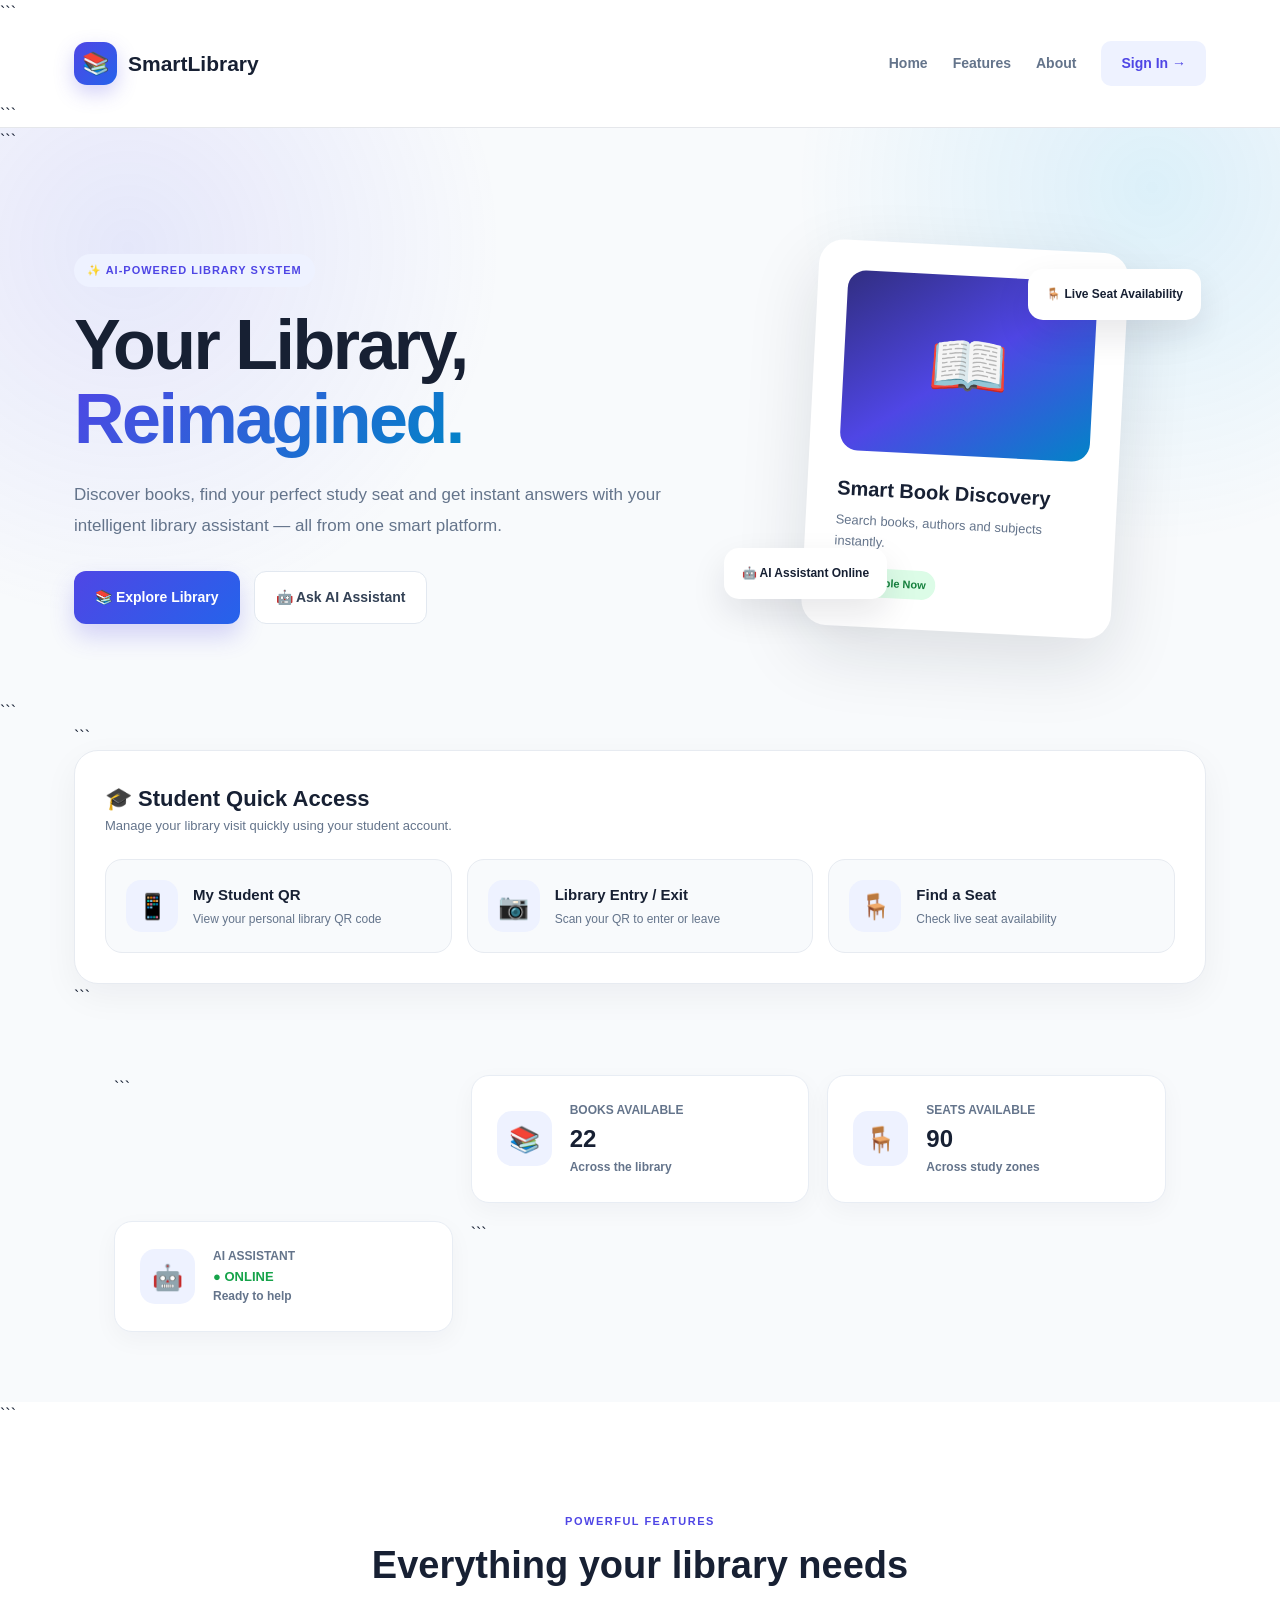
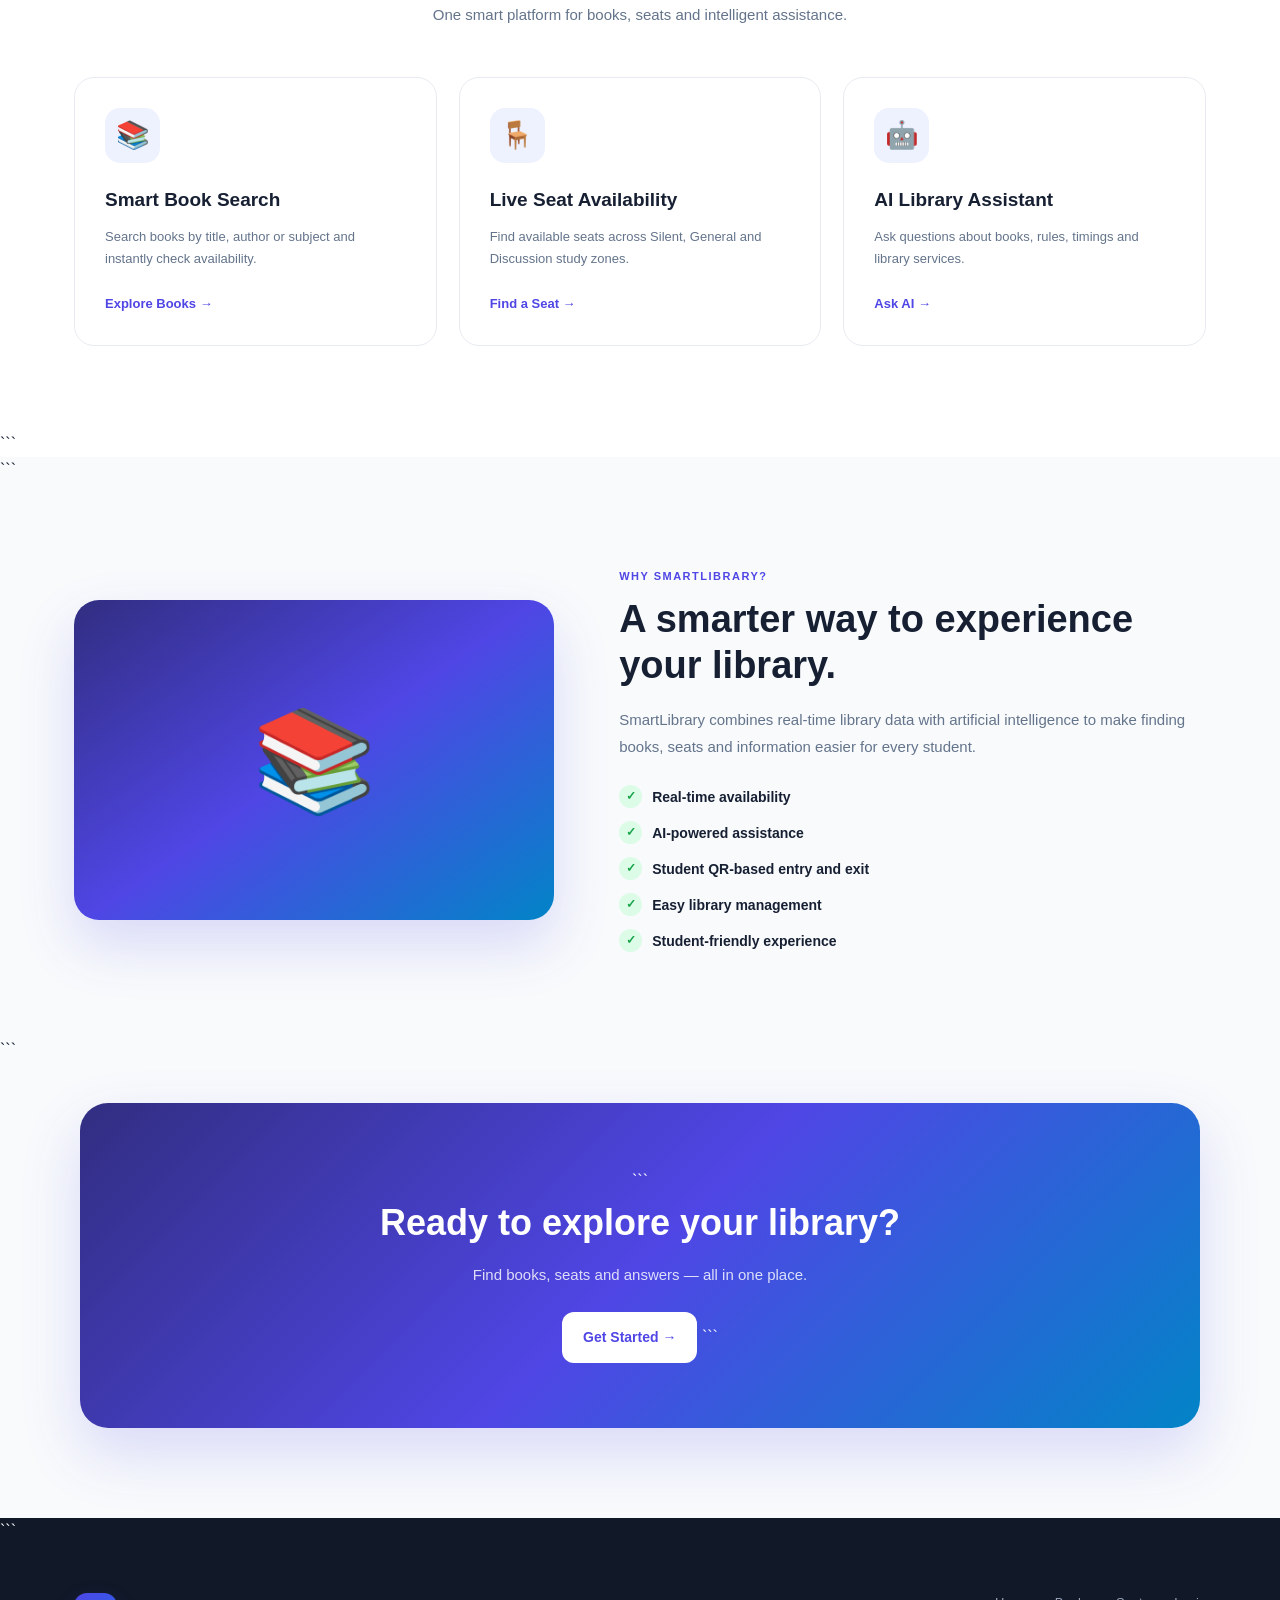
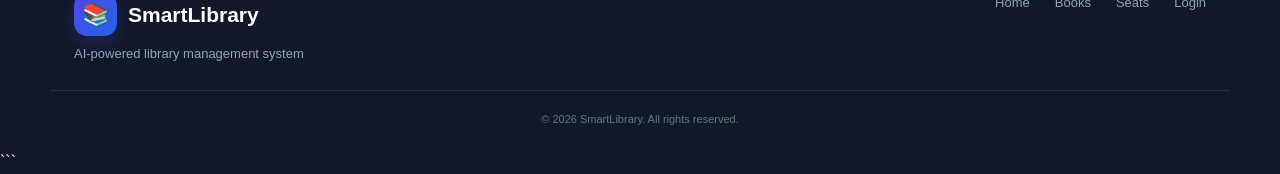
<file: website/index.html>
<!DOCTYPE html>

<html lang="en">

<head>
<meta charset="UTF-8">
<meta name="viewport" content="width=device-width, initial-scale=1.0">

<title>SmartLibrary | AI-Powered Library</title>

<style>

* {
    margin: 0;
    padding: 0;
    box-sizing: border-box;
}

html {
    scroll-behavior: smooth;
}

body {
    font-family: "Segoe UI", Arial, sans-serif;
    color: #172033;
    background: #f8fafc;
    line-height: 1.6;
}

/* ================= NAVBAR ================= */

.navbar {
    position: sticky;
    top: 0;
    z-index: 1000;
    background: rgba(255,255,255,0.94);
    backdrop-filter: blur(15px);
    border-bottom: 1px solid #e5e7eb;
}

.nav-container {
    max-width: 1180px;
    margin: auto;
    height: 76px;
    padding: 0 24px;

    display: flex;
    align-items: center;
    justify-content: space-between;
}

.logo {
    display: flex;
    align-items: center;
    gap: 11px;

    text-decoration: none;
    color: #172033;

    font-size: 21px;
    font-weight: 800;
}

.logo-icon {
    width: 43px;
    height: 43px;

    display: flex;
    align-items: center;
    justify-content: center;

    border-radius: 13px;

    background: linear-gradient(135deg, #4f46e5, #2563eb);
    color: white;

    font-size: 22px;

    box-shadow: 0 8px 20px rgba(79,70,229,0.25);
}

.nav-links {
    display: flex;
    align-items: center;
    gap: 25px;
}

.nav-links a {
    text-decoration: none;
    color: #64748b;

    font-size: 14px;
    font-weight: 600;

    transition: 0.2s;
}

.nav-links a:hover {
    color: #4f46e5;
}

.login-btn {
    padding: 11px 20px;

    border-radius: 10px;

    background: #eef2ff;
    color: #4f46e5 !important;
}

.login-btn:hover {
    background: #4f46e5;
    color: white !important;
}

/* ================= HERO ================= */

.hero {
    position: relative;
    overflow: hidden;

    background:
        radial-gradient(circle at 10% 20%, rgba(99,102,241,0.13), transparent 30%),
        radial-gradient(circle at 90% 10%, rgba(14,165,233,0.12), transparent 28%),
        #f8fafc;
}

.hero-container {
    max-width: 1180px;
    margin: auto;

    padding: 90px 24px 65px;

    display: grid;
    grid-template-columns: 1.1fr 0.9fr;

    gap: 60px;
    align-items: center;
}

.badge {
    display: inline-flex;
    align-items: center;
    gap: 8px;

    padding: 8px 13px;
    margin-bottom: 22px;

    border-radius: 30px;

    background: #eef2ff;
    color: #4f46e5;

    font-size: 11px;
    font-weight: 800;

    letter-spacing: 1px;
}

.hero h1 {
    font-size: clamp(45px, 6vw, 70px);

    line-height: 1.05;
    letter-spacing: -2.5px;

    margin-bottom: 24px;
}

.hero h1 span {
    background: linear-gradient(135deg, #4f46e5, #0284c7);

    -webkit-background-clip: text;
    background-clip: text;

    color: transparent;
}

.hero-description {
    max-width: 600px;

    color: #64748b;

    font-size: 17px;
    line-height: 1.8;

    margin-bottom: 30px;
}

.hero-buttons {
    display: flex;
    gap: 14px;

    flex-wrap: wrap;
}

.primary-btn,
.secondary-btn,
.qr-btn,
.entry-btn {

    display: inline-flex;

    align-items: center;
    justify-content: center;

    gap: 8px;

    padding: 14px 21px;

    border-radius: 12px;

    text-decoration: none;

    font-size: 14px;
    font-weight: 700;

    transition: 0.25s;
}

.primary-btn {

    color: white;

    background: linear-gradient(135deg, #4f46e5, #2563eb);

    box-shadow: 0 12px 25px rgba(79,70,229,0.22);
}

.primary-btn:hover {
    transform: translateY(-3px);

    box-shadow: 0 16px 30px rgba(79,70,229,0.28);
}

.secondary-btn {

    color: #334155;

    background: white;

    border: 1px solid #e2e8f0;
}

.secondary-btn:hover {
    transform: translateY(-3px);
    border-color: #c7d2fe;
}

/* ================= STUDENT ACTIONS ================= */

.student-actions {

    max-width: 1180px;

    margin: 0 auto;

    padding: 0 24px 70px;
}

.student-actions-box {

    background: white;

    border: 1px solid #e7ebf1;

    border-radius: 24px;

    padding: 30px;

    box-shadow: 0 12px 35px rgba(15,23,42,0.05);
}

.student-actions-header {

    display: flex;

    justify-content: space-between;

    align-items: center;

    gap: 20px;

    margin-bottom: 22px;
}

.student-actions-header h2 {
    font-size: 22px;
}

.student-actions-header p {
    color: #64748b;

    font-size: 13px;
}

.action-grid {

    display: grid;

    grid-template-columns: repeat(3, 1fr);

    gap: 15px;
}

.action-card {

    display: flex;

    align-items: center;

    gap: 15px;

    padding: 20px;

    border-radius: 17px;

    text-decoration: none;

    border: 1px solid #e7ebf1;

    background: #f8fafc;

    transition: 0.25s;
}

.action-card:hover {

    transform: translateY(-4px);

    background: white;

    border-color: #c7d2fe;

    box-shadow: 0 12px 28px rgba(15,23,42,0.08);
}

.action-icon {

    width: 52px;
    height: 52px;

    flex-shrink: 0;

    display: flex;

    align-items: center;
    justify-content: center;

    border-radius: 15px;

    background: #eef2ff;

    font-size: 25px;
}

.action-text h3 {

    color: #172033;

    font-size: 15px;

    margin-bottom: 3px;
}

.action-text p {

    color: #64748b;

    font-size: 12px;
}

/* ================= HERO VISUAL ================= */

.hero-visual {

    position: relative;

    min-height: 390px;

    display: flex;

    align-items: center;
    justify-content: center;
}

.book-card {

    width: 310px;

    padding: 30px;

    border-radius: 25px;

    background: white;

    box-shadow: 0 25px 70px rgba(15,23,42,0.12);

    transform: rotate(3deg);

    position: relative;

    z-index: 2;
}

.book-cover {

    height: 180px;

    border-radius: 18px;

    display: flex;

    align-items: center;
    justify-content: center;

    background: linear-gradient(145deg, #312e81, #4f46e5, #0284c7);

    color: white;

    font-size: 65px;

    margin-bottom: 22px;
}

.book-card h3 {

    font-size: 20px;

    margin-bottom: 6px;
}

.book-card p {

    color: #64748b;

    font-size: 13px;
}

.status-pill {

    display: inline-block;

    margin-top: 15px;

    padding: 6px 10px;

    border-radius: 20px;

    background: #dcfce7;

    color: #15803d;

    font-size: 11px;

    font-weight: 700;
}

.floating-card {

    position: absolute;

    padding: 16px 18px;

    background: white;

    border-radius: 15px;

    box-shadow: 0 15px 35px rgba(15,23,42,0.1);

    font-size: 12px;

    font-weight: 700;

    z-index: 3;
}

.floating-card.one {

    top: 25px;

    right: 5px;
}

.floating-card.two {

    bottom: 35px;

    left: 0;
}

/* ================= STATS ================= */

.stats {

    max-width: 1100px;

    margin: -5px auto 0;

    padding: 0 24px 70px;

    display: grid;

    grid-template-columns: repeat(3, 1fr);

    gap: 18px;
}

.stat-card {

    background: white;

    border: 1px solid #e8edf4;

    border-radius: 18px;

    padding: 25px;

    display: flex;

    align-items: center;

    gap: 18px;

    box-shadow: 0 8px 25px rgba(15,23,42,0.04);

    transition: 0.25s;
}

.stat-card:hover {

    transform: translateY(-5px);

    box-shadow: 0 15px 35px rgba(15,23,42,0.08);
}

.stat-icon {

    width: 55px;
    height: 55px;

    display: flex;

    align-items: center;
    justify-content: center;

    border-radius: 15px;

    background: #eef2ff;

    font-size: 25px;
}

.stat-label {

    color: #64748b;

    font-size: 12px;

    font-weight: 600;
}

.stat-number {

    font-size: 24px;

    font-weight: 800;
}

.live {

    color: #16a34a;

    font-size: 13px;

    font-weight: 800;
}

/* ================= SECTION ================= */

.section {

    max-width: 1180px;

    margin: auto;

    padding: 85px 24px;
}

.section-heading {

    text-align: center;

    max-width: 650px;

    margin: auto auto 50px;
}

.section-label {

    color: #4f46e5;

    font-size: 11px;

    font-weight: 800;

    letter-spacing: 1.5px;

    margin-bottom: 12px;
}

.section-heading h2 {

    font-size: 38px;

    line-height: 1.2;

    margin-bottom: 15px;
}

.section-heading p {

    color: #64748b;

    font-size: 15px;
}

/* ================= FEATURES ================= */

.features {

    background: white;
}

.feature-grid {

    display: grid;

    grid-template-columns: repeat(3, 1fr);

    gap: 22px;
}

.feature-card {

    padding: 30px;

    border: 1px solid #e7ebf1;

    border-radius: 20px;

    background: #fff;

    transition: 0.25s;
}

.feature-card:hover {

    transform: translateY(-7px);

    border-color: #c7d2fe;

    box-shadow: 0 20px 40px rgba(15,23,42,0.07);
}

.feature-icon {

    width: 55px;
    height: 55px;

    display: flex;

    align-items: center;
    justify-content: center;

    border-radius: 15px;

    background: #eef2ff;

    font-size: 27px;

    margin-bottom: 22px;
}

.feature-card h3 {

    font-size: 19px;

    margin-bottom: 10px;
}

.feature-card p {

    color: #64748b;

    font-size: 13px;

    line-height: 1.7;

    margin-bottom: 20px;
}

.feature-link {

    color: #4f46e5;

    text-decoration: none;

    font-size: 13px;

    font-weight: 800;
}

/* ================= ABOUT ================= */

.about {

    background: #f8fafc;
}

.about-box {

    display: grid;

    grid-template-columns: 0.9fr 1.1fr;

    gap: 65px;

    align-items: center;
}

.about-visual {

    min-height: 320px;

    border-radius: 25px;

    background: linear-gradient(145deg, #312e81, #4f46e5, #0284c7);

    display: flex;

    align-items: center;
    justify-content: center;

    color: white;

    font-size: 100px;

    box-shadow: 0 25px 55px rgba(79,70,229,0.18);
}

.about-content h2 {

    font-size: 38px;

    line-height: 1.2;

    margin-bottom: 18px;
}

.about-content p {

    color: #64748b;

    font-size: 15px;

    line-height: 1.8;

    margin-bottom: 25px;
}

.check-list {

    display: grid;

    gap: 13px;
}

.check {

    display: flex;

    align-items: center;

    gap: 10px;

    font-size: 14px;

    font-weight: 600;
}

.check span {

    width: 23px;
    height: 23px;

    display: flex;

    align-items: center;
    justify-content: center;

    border-radius: 50%;

    background: #dcfce7;

    color: #16a34a;

    font-size: 12px;
}

/* ================= CTA ================= */

.cta {

    max-width: 1120px;

    margin: 40px auto 90px;

    padding: 65px 30px;

    text-align: center;

    border-radius: 28px;

    color: white;

    background: linear-gradient(135deg, #312e81, #4f46e5, #0284c7);

    box-shadow: 0 25px 60px rgba(79,70,229,0.18);
}

.cta h2 {

    font-size: 36px;

    margin-bottom: 12px;
}

.cta p {

    color: rgba(255,255,255,0.82);

    font-size: 15px;

    margin-bottom: 25px;
}

.cta .primary-btn {

    background: white;

    color: #4f46e5;

    box-shadow: none;
}

/* ================= FOOTER ================= */

footer {

    background: #111827;

    color: white;
}

.footer-container {

    max-width: 1180px;

    margin: auto;

    padding: 50px 24px 25px;

    display: flex;

    justify-content: space-between;

    gap: 30px;
}

.footer-brand p {

    color: #94a3b8;

    font-size: 13px;

    margin-top: 8px;
}

.footer-links {

    display: flex;

    gap: 25px;
}

.footer-links a {

    color: #94a3b8;

    text-decoration: none;

    font-size: 13px;
}

.footer-links a:hover {

    color: white;
}

.footer-bottom {

    max-width: 1180px;

    margin: auto;

    border-top: 1px solid #263244;

    padding: 20px 24px;

    color: #64748b;

    font-size: 11px;

    text-align: center;
}

/* ================= RESPONSIVE ================= */

@media (max-width: 900px) {

    .hero-container {

        grid-template-columns: 1fr;

        text-align: center;
    }

    .hero-description {

        margin-left: auto;

        margin-right: auto;
    }

    .hero-buttons {

        justify-content: center;
    }

    .hero-visual {

        min-height: 350px;
    }

    .stats,
    .feature-grid,
    .action-grid {

        grid-template-columns: 1fr;
    }

    .about-box {

        grid-template-columns: 1fr;
    }

    .about-content {

        text-align: center;
    }

    .check-list {

        max-width: 300px;

        margin: auto;

        text-align: left;
    }
}

@media (max-width: 650px) {

    .nav-links a:not(.login-btn) {

        display: none;
    }

    .nav-container {

        height: 68px;
    }

    .hero-container {

        padding-top: 65px;
    }

    .hero h1 {

        font-size: 43px;

        letter-spacing: -1.5px;
    }

    .hero-description {

        font-size: 15px;
    }

    .book-card {

        width: 270px;
    }

    .floating-card.one {

        right: -5px;
    }

    .section {

        padding: 65px 20px;
    }

    .section-heading h2,
    .about-content h2 {

        font-size: 30px;
    }

    .cta {

        margin: 20px 15px 60px;

        padding: 45px 20px;
    }

    .cta h2 {

        font-size: 29px;
    }

    .footer-container {

        flex-direction: column;

        text-align: center;
    }

    .footer-links {

        justify-content: center;

        flex-wrap: wrap;
    }

    .student-actions {

        padding-left: 15px;

        padding-right: 15px;
    }

    .student-actions-box {

        padding: 22px 18px;
    }
}

</style>

</head>

<body>

<!-- ================= NAVBAR ================= -->

<nav class="navbar">

```
<div class="nav-container">

    <a href="index.html" class="logo">

        <div class="logo-icon">📚</div>

        SmartLibrary

    </a>

    <div class="nav-links">

        <a href="#home">Home</a>

        <a href="#features">Features</a>

        <a href="#about">About</a>

        <a href="login.html" class="login-btn">
            Sign In →
        </a>

    </div>

</div>
```

</nav>

<!-- ================= HERO ================= -->

<section class="hero" id="home">

```
<div class="hero-container">

    <div>

        <div class="badge">
            ✨ AI-POWERED LIBRARY SYSTEM
        </div>

        <h1>
            Your Library,<br>
            <span>Reimagined.</span>
        </h1>

        <p class="hero-description">

            Discover books, find your perfect study seat and
            get instant answers with your intelligent library
            assistant — all from one smart platform.

        </p>

        <div class="hero-buttons">

            <a href="books.html" class="primary-btn">
                📚 Explore Library
            </a>

            <a href="login.html" class="secondary-btn">
                🤖 Ask AI Assistant
            </a>

        </div>

    </div>


    <div class="hero-visual">

        <div class="floating-card one">
            🪑 Live Seat Availability
        </div>

        <div class="book-card">

            <div class="book-cover">
                📖
            </div>

            <h3>
                Smart Book Discovery
            </h3>

            <p>
                Search books, authors and subjects instantly.
            </p>

            <span class="status-pill">
                ● Available Now
            </span>

        </div>

        <div class="floating-card two">
            🤖 AI Assistant Online
        </div>

    </div>

</div>
```

</section>

<!-- ================= STUDENT QUICK ACTIONS ================= -->

<section class="student-actions">

```
<div class="student-actions-box">

    <div class="student-actions-header">

        <div>

            <h2>
                🎓 Student Quick Access
            </h2>

            <p>
                Manage your library visit quickly using your student account.
            </p>

        </div>

    </div>


    <div class="action-grid">

        <!-- STUDENT QR -->

        <a
            href="login.html?redirect=student-qr.html"
            class="action-card"
        >

            <div class="action-icon">
                📱
            </div>

            <div class="action-text">

                <h3>
                    My Student QR
                </h3>

                <p>
                    View your personal library QR code
                </p>

            </div>

        </a>


        <!-- ENTRY / EXIT -->

        <a
            href="login.html?redirect=student-scanner.html"
            class="action-card"
        >

            <div class="action-icon">
                📷
            </div>

            <div class="action-text">

                <h3>
                    Library Entry / Exit
                </h3>

                <p>
                    Scan your QR to enter or leave
                </p>

            </div>

        </a>


        <!-- SEATS -->

        <a
            href="seats.html"
            class="action-card"
        >

            <div class="action-icon">
                🪑
            </div>

            <div class="action-text">

                <h3>
                    Find a Seat
                </h3>

                <p>
                    Check live seat availability
                </p>

            </div>

        </a>

    </div>

</div>
```

</section>

<!-- ================= STATUS ================= -->

<section class="stats">

```
<div class="stat-card">

    <div class="stat-icon">
        📚
    </div>

    <div>

        <div class="stat-label">
            BOOKS AVAILABLE
        </div>

        <div class="stat-number">
            22
        </div>

        <div class="stat-label">
            Across the library
        </div>

    </div>

</div>


<div class="stat-card">

    <div class="stat-icon">
        🪑
    </div>

    <div>

        <div class="stat-label">
            SEATS AVAILABLE
        </div>

        <div class="stat-number">
            90
        </div>

        <div class="stat-label">
            Across study zones
        </div>

    </div>

</div>


<div class="stat-card">

    <div class="stat-icon">
        🤖
    </div>

    <div>

        <div class="stat-label">
            AI ASSISTANT
        </div>

        <div class="live">
            ● ONLINE
        </div>

        <div class="stat-label">
            Ready to help
        </div>

    </div>

</div>
```

</section>

<!-- ================= FEATURES ================= -->

<section class="features" id="features">

```
<div class="section">

    <div class="section-heading">

        <div class="section-label">
            POWERFUL FEATURES
        </div>

        <h2>
            Everything your library needs
        </h2>

        <p>
            One smart platform for books, seats and
            intelligent assistance.
        </p>

    </div>


    <div class="feature-grid">

        <div class="feature-card">

            <div class="feature-icon">
                📚
            </div>

            <h3>
                Smart Book Search
            </h3>

            <p>
                Search books by title, author or subject
                and instantly check availability.
            </p>

            <a href="books.html" class="feature-link">
                Explore Books →
            </a>

        </div>


        <div class="feature-card">

            <div class="feature-icon">
                🪑
            </div>

            <h3>
                Live Seat Availability
            </h3>

            <p>
                Find available seats across Silent,
                General and Discussion study zones.
            </p>

            <a href="seats.html" class="feature-link">
                Find a Seat →
            </a>

        </div>


        <div class="feature-card">

            <div class="feature-icon">
                🤖
            </div>

            <h3>
                AI Library Assistant
            </h3>

            <p>
                Ask questions about books, rules,
                timings and library services.
            </p>

            <a
                href="login.html?redirect=user.html"
                class="feature-link"
            >
                Ask AI →
            </a>

        </div>

    </div>

</div>
```

</section>

<!-- ================= ABOUT ================= -->

<section class="about" id="about">

```
<div class="section">

    <div class="about-box">

        <div class="about-visual">
            📚
        </div>


        <div class="about-content">

            <div class="section-label">
                WHY SMARTLIBRARY?
            </div>

            <h2>
                A smarter way to experience your library.
            </h2>

            <p>
                SmartLibrary combines real-time library data
                with artificial intelligence to make finding
                books, seats and information easier for every
                student.
            </p>


            <div class="check-list">

                <div class="check">
                    <span>✓</span>
                    Real-time availability
                </div>

                <div class="check">
                    <span>✓</span>
                    AI-powered assistance
                </div>

                <div class="check">
                    <span>✓</span>
                    Student QR-based entry and exit
                </div>

                <div class="check">
                    <span>✓</span>
                    Easy library management
                </div>

                <div class="check">
                    <span>✓</span>
                    Student-friendly experience
                </div>

            </div>

        </div>

    </div>

</div>
```

</section>

<!-- ================= CTA ================= -->

<section class="cta">

```
<h2>
    Ready to explore your library?
</h2>

<p>
    Find books, seats and answers — all in one place.
</p>

<a href="login.html" class="primary-btn">
    Get Started →
</a>
```

</section>

<!-- ================= FOOTER ================= -->

<footer>

```
<div class="footer-container">

    <div class="footer-brand">

        <a
            href="index.html"
            class="logo"
            style="color:white;"
        >

            <div class="logo-icon">
                📚
            </div>

            SmartLibrary

        </a>

        <p>
            AI-powered library management system
        </p>

    </div>


    <div class="footer-links">

        <a href="index.html">
            Home
        </a>

        <a href="books.html">
            Books
        </a>

        <a href="seats.html">
            Seats
        </a>

        <a href="login.html">
            Login
        </a>

    </div>

</div>


<div class="footer-bottom">

    © 2026 SmartLibrary. All rights reserved.

</div>
```

</footer>

</body>
</html>
</file>
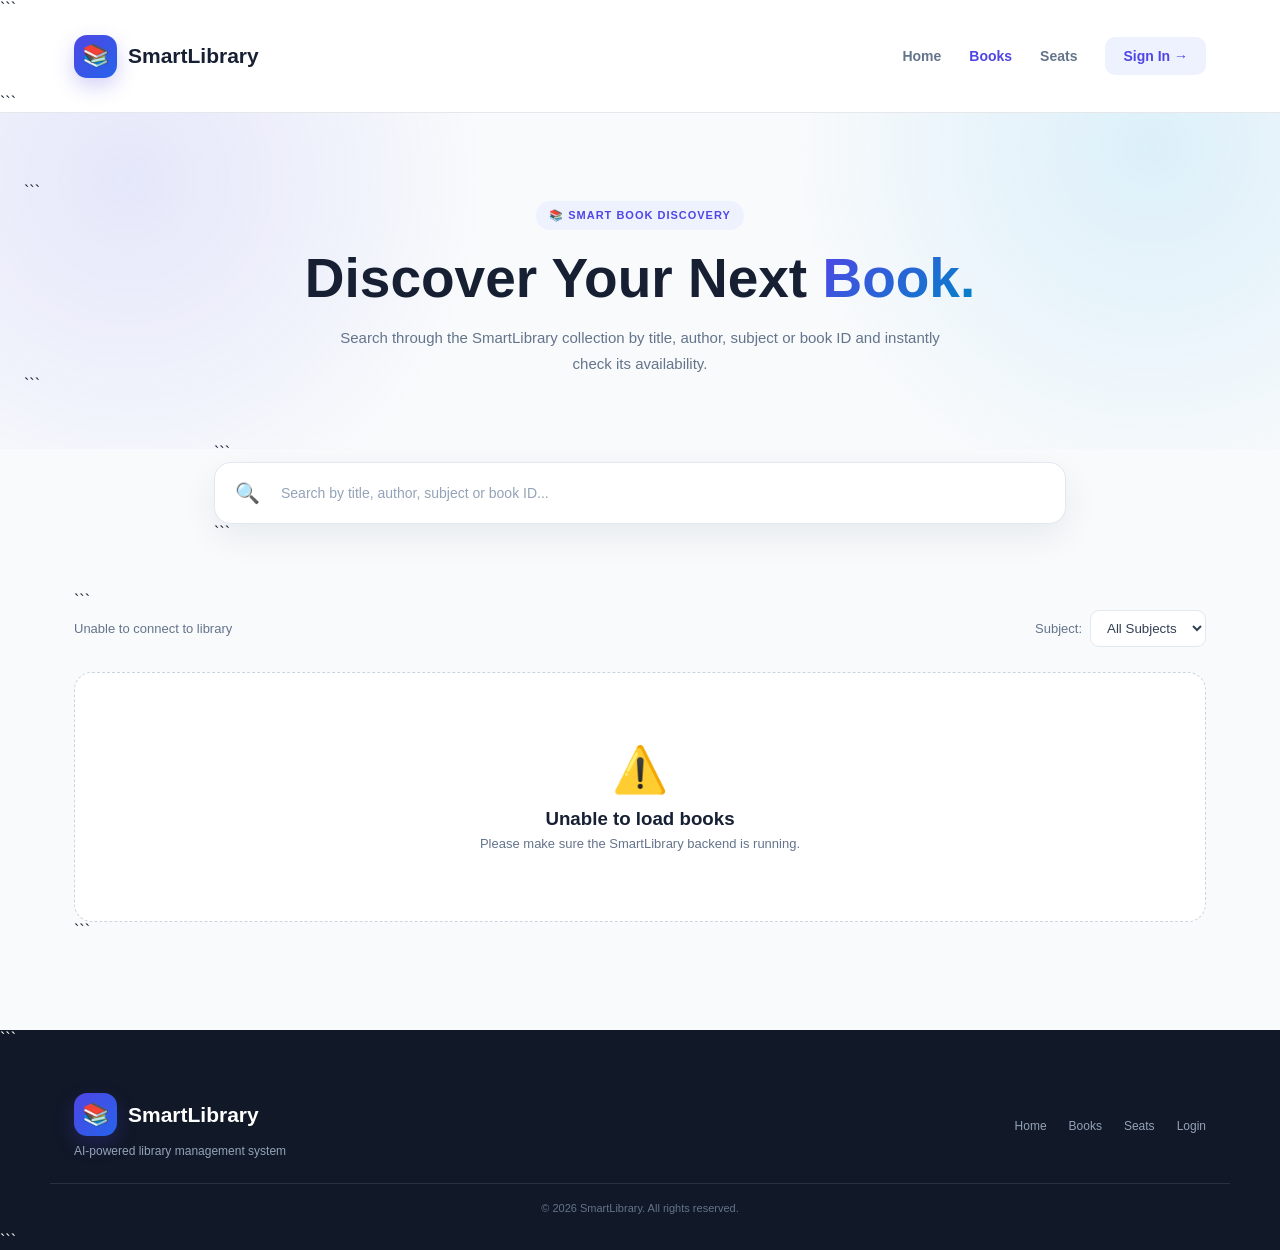
<file: website/books.html>
<!DOCTYPE html>

<html lang="en">
<head>
<meta charset="UTF-8">
<meta name="viewport" content="width=device-width, initial-scale=1.0">

<title>SmartLibrary | Books</title>

<style>
* {
    margin: 0;
    padding: 0;
    box-sizing: border-box;
}

html {
    scroll-behavior: smooth;
}

body {
    font-family: "Segoe UI", Arial, sans-serif;
    background: #f8fafc;
    color: #172033;
}

/* ================= NAVBAR ================= */

.navbar {
    position: sticky;
    top: 0;
    z-index: 1000;

    background: rgba(255,255,255,0.94);
    backdrop-filter: blur(15px);

    border-bottom: 1px solid #e5e7eb;
}

.nav-container {
    max-width: 1180px;
    height: 76px;

    margin: auto;
    padding: 0 24px;

    display: flex;
    align-items: center;
    justify-content: space-between;
}

.logo {
    display: flex;
    align-items: center;
    gap: 11px;

    color: #172033;
    text-decoration: none;

    font-size: 21px;
    font-weight: 800;
}

.logo-icon {
    width: 43px;
    height: 43px;

    display: flex;
    align-items: center;
    justify-content: center;

    border-radius: 13px;

    background: linear-gradient(135deg,#4f46e5,#2563eb);
    color: white;

    font-size: 22px;

    box-shadow: 0 8px 20px rgba(79,70,229,0.25);
}

.nav-links {
    display: flex;
    align-items: center;
    gap: 28px;
}

.nav-links a {
    color: #64748b;
    text-decoration: none;

    font-size: 14px;
    font-weight: 600;

    transition: 0.2s;
}

.nav-links a:hover,
.nav-links a.active {
    color: #4f46e5;
}

.nav-login {
    padding: 11px 18px;

    border-radius: 10px;

    background: #eef2ff;
    color: #4f46e5 !important;
}

/* ================= HERO ================= */

.hero {
    background:
        radial-gradient(circle at 10% 20%, rgba(99,102,241,0.13), transparent 30%),
        radial-gradient(circle at 90% 10%, rgba(14,165,233,0.12), transparent 30%),
        #f8fafc;

    padding: 70px 24px 55px;
}

.hero-container {
    max-width: 1000px;
    margin: auto;

    text-align: center;
}

.hero-label {
    display: inline-block;

    padding: 8px 13px;

    border-radius: 30px;

    background: #eef2ff;
    color: #4f46e5;

    font-size: 11px;
    font-weight: 800;
    letter-spacing: 1px;

    margin-bottom: 17px;
}

.hero h1 {
    font-size: clamp(38px,5vw,55px);
    line-height: 1.15;

    margin-bottom: 15px;
}

.hero h1 span {
    background: linear-gradient(135deg,#4f46e5,#0284c7);
    -webkit-background-clip: text;
    background-clip: text;
    color: transparent;
}

.hero p {
    max-width: 620px;
    margin: auto;

    color: #64748b;

    font-size: 15px;
    line-height: 1.7;
}

/* ================= SEARCH ================= */

.search-section {
    max-width: 900px;
    margin: -5px auto 50px;

    padding: 0 24px;
}

.search-box {
    background: white;

    border: 1px solid #e2e8f0;
    border-radius: 17px;

    padding: 8px;

    display: flex;
    align-items: center;

    box-shadow: 0 12px 35px rgba(15,23,42,0.07);
}

.search-icon {
    width: 48px;

    text-align: center;

    font-size: 20px;
}

#searchInput {
    flex: 1;

    border: none;
    outline: none;

    padding: 14px 10px;

    font-size: 14px;

    color: #172033;
}

#searchInput::placeholder {
    color: #94a3b8;
}

/* ================= MAIN ================= */

.main {
    max-width: 1180px;

    margin: auto;

    padding: 0 24px 90px;
}

/* ================= TOOLBAR ================= */

.toolbar {
    display: flex;

    align-items: center;
    justify-content: space-between;

    margin-bottom: 25px;

    gap: 20px;
}

.result-count {
    color: #64748b;
    font-size: 13px;
}

.result-count strong {
    color: #172033;
}

.filter {
    display: flex;
    align-items: center;
    gap: 8px;

    color: #64748b;

    font-size: 13px;
}

#subjectFilter {
    padding: 9px 12px;

    border: 1px solid #e2e8f0;
    border-radius: 9px;

    background: white;

    color: #334155;

    outline: none;
}

/* ================= BOOK GRID ================= */

.book-grid {
    display: grid;

    grid-template-columns:
        repeat(4, minmax(0,1fr));

    gap: 20px;
}

.book-card {
    background: white;

    border: 1px solid #e7ebf1;
    border-radius: 18px;

    overflow: hidden;

    transition: 0.25s;

    box-shadow: 0 6px 20px rgba(15,23,42,0.035);
}

.book-card:hover {
    transform: translateY(-6px);

    border-color: #c7d2fe;

    box-shadow: 0 18px 40px rgba(15,23,42,0.08);
}

/* BOOK COVER */

.book-cover {
    height: 150px;

    display: flex;
    align-items: center;
    justify-content: center;

    background: linear-gradient(145deg,#312e81,#4f46e5,#0284c7);

    color: white;

    font-size: 52px;

    position: relative;
}

.book-id {
    position: absolute;

    top: 12px;
    left: 12px;

    padding: 5px 8px;

    border-radius: 7px;

    background: rgba(255,255,255,0.16);

    color: white;

    font-size: 10px;
    font-weight: 700;
}

/* BOOK CONTENT */

.book-content {
    padding: 20px;
}

.book-title {
    font-size: 17px;

    line-height: 1.35;

    margin-bottom: 7px;
}

.book-author {
    color: #64748b;

    font-size: 12px;

    margin-bottom: 14px;
}

.subject-tag {
    display: inline-block;

    padding: 5px 9px;

    border-radius: 7px;

    background: #f1f5f9;

    color: #475569;

    font-size: 10px;
    font-weight: 700;

    margin-bottom: 17px;
}

.book-info {
    display: grid;

    grid-template-columns: 1fr 1fr;

    gap: 10px;

    padding-top: 14px;

    border-top: 1px solid #eef2f6;
}

.info-item {
    font-size: 11px;
}

.info-label {
    color: #94a3b8;

    display: block;

    margin-bottom: 3px;
}

.info-value {
    color: #334155;

    font-weight: 700;
}

/* AVAILABILITY */

.availability {
    margin-top: 16px;

    padding: 9px 10px;

    border-radius: 9px;

    text-align: center;

    font-size: 11px;
    font-weight: 800;
}

.available {
    background: #dcfce7;
    color: #15803d;
}

.limited {
    background: #fef3c7;
    color: #b45309;
}

.unavailable {
    background: #fee2e2;
    color: #b91c1c;
}

/* ================= EMPTY ================= */

.empty {
    grid-column: 1 / -1;

    padding: 70px 20px;

    text-align: center;

    background: white;

    border: 1px dashed #cbd5e1;
    border-radius: 18px;
}

.empty-icon {
    font-size: 45px;
    margin-bottom: 12px;
}

.empty h3 {
    margin-bottom: 6px;
}

.empty p {
    color: #64748b;
    font-size: 13px;
}

/* ================= LOADING ================= */

.loading {
    grid-column: 1 / -1;

    padding: 60px;

    text-align: center;

    color: #64748b;
}

.spinner {
    width: 35px;
    height: 35px;

    border: 3px solid #e2e8f0;
    border-top-color: #4f46e5;

    border-radius: 50%;

    animation: spin 0.8s linear infinite;

    margin: 0 auto 15px;
}

@keyframes spin {
    to {
        transform: rotate(360deg);
    }
}

/* ================= FOOTER ================= */

footer {
    background: #111827;
    color: white;
}

.footer-container {
    max-width: 1180px;

    margin: auto;

    padding: 45px 24px 25px;

    display: flex;

    justify-content: space-between;

    gap: 30px;
}

.footer-description {
    color: #94a3b8;

    font-size: 12px;

    margin-top: 8px;
}

.footer-links {
    display: flex;

    gap: 22px;

    align-items: center;
}

.footer-links a {
    color: #94a3b8;

    text-decoration: none;

    font-size: 12px;
}

.footer-links a:hover {
    color: white;
}

.footer-bottom {
    max-width: 1180px;

    margin: auto;

    border-top: 1px solid #263244;

    padding: 18px 24px;

    text-align: center;

    color: #64748b;

    font-size: 11px;
}

/* ================= RESPONSIVE ================= */

@media (max-width: 1000px) {

    .book-grid {
        grid-template-columns:
            repeat(3, minmax(0,1fr));
    }
}

@media (max-width: 750px) {

    .nav-links a:not(.nav-login) {
        display: none;
    }

    .book-grid {
        grid-template-columns:
            repeat(2, minmax(0,1fr));
    }

    .toolbar {
        align-items: flex-start;
        flex-direction: column;
    }
}

@media (max-width: 500px) {

    .hero {
        padding-top: 50px;
    }

    .book-grid {
        grid-template-columns: 1fr;
    }

    .search-section {
        padding: 0 15px;
    }

    .main {
        padding-left: 15px;
        padding-right: 15px;
    }

    .footer-container {
        flex-direction: column;
        text-align: center;
    }

    .footer-links {
        justify-content: center;
        flex-wrap: wrap;
    }
}
</style>

</head>

<body>

<!-- ================= NAVBAR ================= -->

<nav class="navbar">

```
<div class="nav-container">

    <a href="index.html" class="logo">
        <div class="logo-icon">📚</div>
        SmartLibrary
    </a>

    <div class="nav-links">

        <a href="index.html">Home</a>

        <a href="books.html" class="active">
            Books
        </a>

        <a href="seats.html">
            Seats
        </a>

        <a href="login.html" class="nav-login">
            Sign In →
        </a>

    </div>

</div>
```

</nav>

<!-- ================= HERO ================= -->

<section class="hero">

```
<div class="hero-container">

    <div class="hero-label">
        📚 SMART BOOK DISCOVERY
    </div>

    <h1>
        Discover Your Next <span>Book.</span>
    </h1>

    <p>
        Search through the SmartLibrary collection by
        title, author, subject or book ID and instantly
        check its availability.
    </p>

</div>
```

</section>

<!-- ================= SEARCH ================= -->

<section class="search-section">

```
<div class="search-box">

    <div class="search-icon">
        🔍
    </div>

    <input
        type="text"
        id="searchInput"
        placeholder="Search by title, author, subject or book ID..."
        autocomplete="off"
    >

</div>
```

</section>

<!-- ================= MAIN ================= -->

<main class="main">

```
<div class="toolbar">

    <div class="result-count" id="resultCount">
        Loading books...
    </div>

    <div class="filter">

        <span>Subject:</span>

        <select id="subjectFilter">
            <option value="all">
                All Subjects
            </option>
        </select>

    </div>

</div>


<div class="book-grid" id="bookGrid">

    <div class="loading">

        <div class="spinner"></div>

        Loading books...

    </div>

</div>
```

</main>

<!-- ================= FOOTER ================= -->

<footer>

```
<div class="footer-container">

    <div>

        <a href="index.html"
           class="logo"
           style="color:white;">

            <div class="logo-icon">
                📚
            </div>

            SmartLibrary

        </a>

        <p class="footer-description">
            AI-powered library management system
        </p>

    </div>


    <div class="footer-links">

        <a href="index.html">
            Home
        </a>

        <a href="books.html">
            Books
        </a>

        <a href="seats.html">
            Seats
        </a>

        <a href="login.html">
            Login
        </a>

    </div>

</div>


<div class="footer-bottom">
    © 2026 SmartLibrary. All rights reserved.
</div>
```

</footer>

<script>

const API_URL = "https://smartlibrary-api.onrender.com";

const bookGrid =
    document.getElementById("bookGrid");

const searchInput =
    document.getElementById("searchInput");

const subjectFilter =
    document.getElementById("subjectFilter");

const resultCount =
    document.getElementById("resultCount");


let books = {};


/* ================= LOAD BOOKS ================= */

async function loadBooks() {

    try {

        const response =
            await fetch(`${API_URL}/books`);

        if (!response.ok) {
            throw new Error("Unable to load books");
        }

        books = await response.json();

        populateSubjects();

        displayBooks();

    } catch (error) {

        console.error(error);

        bookGrid.innerHTML = `
            <div class="empty">
                <div class="empty-icon">⚠️</div>
                <h3>Unable to load books</h3>
                <p>
                    Please make sure the SmartLibrary
                    backend is running.
                </p>
            </div>
        `;

        resultCount.textContent =
            "Unable to connect to library";

    }

}


/* ================= SUBJECT FILTER ================= */

function populateSubjects() {

    const subjects =
        new Set();

    Object.values(books).forEach(book => {

        if (book.subject) {
            subjects.add(book.subject);
        }

    });

    [...subjects]
        .sort()
        .forEach(subject => {

            const option =
                document.createElement("option");

            option.value = subject;
            option.textContent = subject;

            subjectFilter.appendChild(option);

        });

}


/* ================= DISPLAY ================= */

function displayBooks() {

    const search =
        searchInput.value
            .trim()
            .toLowerCase();

    const selectedSubject =
        subjectFilter.value;


    const filteredBooks =
        Object.entries(books)
        .filter(([bookId, book]) => {

            const searchableText = [

                bookId,

                book.title,

                book.author,

                book.subject,

                book.rack

            ]
            .join(" ")
            .toLowerCase();


            const matchesSearch =
                searchableText.includes(search);


            const matchesSubject =
                selectedSubject === "all" ||
                book.subject === selectedSubject;


            return (
                matchesSearch &&
                matchesSubject
            );

        });


    resultCount.innerHTML =
        `<strong>${filteredBooks.length}</strong>
         book${filteredBooks.length === 1 ? "" : "s"} found`;


    if (filteredBooks.length === 0) {

        bookGrid.innerHTML = `
            <div class="empty">

                <div class="empty-icon">
                    🔎
                </div>

                <h3>
                    No books found
                </h3>

                <p>
                    Try another title, author,
                    subject or book ID.
                </p>

            </div>
        `;

        return;
    }


    bookGrid.innerHTML =
        filteredBooks
        .map(([bookId, book]) =>
            createBookCard(bookId, book)
        )
        .join("");

}


/* ================= BOOK CARD ================= */

function createBookCard(bookId, book) {

    const available =
        Number(book.available_copies || 0);

    const total =
        Number(book.total_copies || 0);


    let statusClass =
        "unavailable";

    let statusText =
        "Unavailable";


    if (available > 1) {

        statusClass = "available";

        statusText =
            `${available} copies available`;

    } else if (available === 1) {

        statusClass = "limited";

        statusText =
            "1 copy available";

    }


    return `

        <article class="book-card">

            <div class="book-cover">

                <span class="book-id">
                    ${escapeHtml(bookId)}
                </span>

                📖

            </div>


            <div class="book-content">

                <h3 class="book-title">
                    ${escapeHtml(
                        book.title || "Untitled Book"
                    )}
                </h3>


                <p class="book-author">
                    by ${escapeHtml(
                        book.author || "Unknown Author"
                    )}
                </p>


                <span class="subject-tag">
                    ${escapeHtml(
                        book.subject || "General"
                    )}
                </span>


                <div class="book-info">

                    <div class="info-item">

                        <span class="info-label">
                            Rack
                        </span>

                        <span class="info-value">
                            ${escapeHtml(
                                book.rack || "—"
                            )}
                        </span>

                    </div>


                    <div class="info-item">

                        <span class="info-label">
                            Copies
                        </span>

                        <span class="info-value">
                            ${available}/${total}
                        </span>

                    </div>

                </div>


                <div class="availability ${statusClass}">
                    ${statusText}
                </div>

            </div>

        </article>

    `;

}


/* ================= SECURITY ================= */

function escapeHtml(value) {

    return String(value)
        .replace(/&/g, "&amp;")
        .replace(/</g, "&lt;")
        .replace(/>/g, "&gt;")
        .replace(/"/g, "&quot;")
        .replace(/'/g, "&#039;");

}


/* ================= EVENTS ================= */

searchInput.addEventListener(
    "input",
    displayBooks
);

subjectFilter.addEventListener(
    "change",
    displayBooks
);


/* ================= START ================= */

loadBooks();

</script>

</body>
</html>
</file>
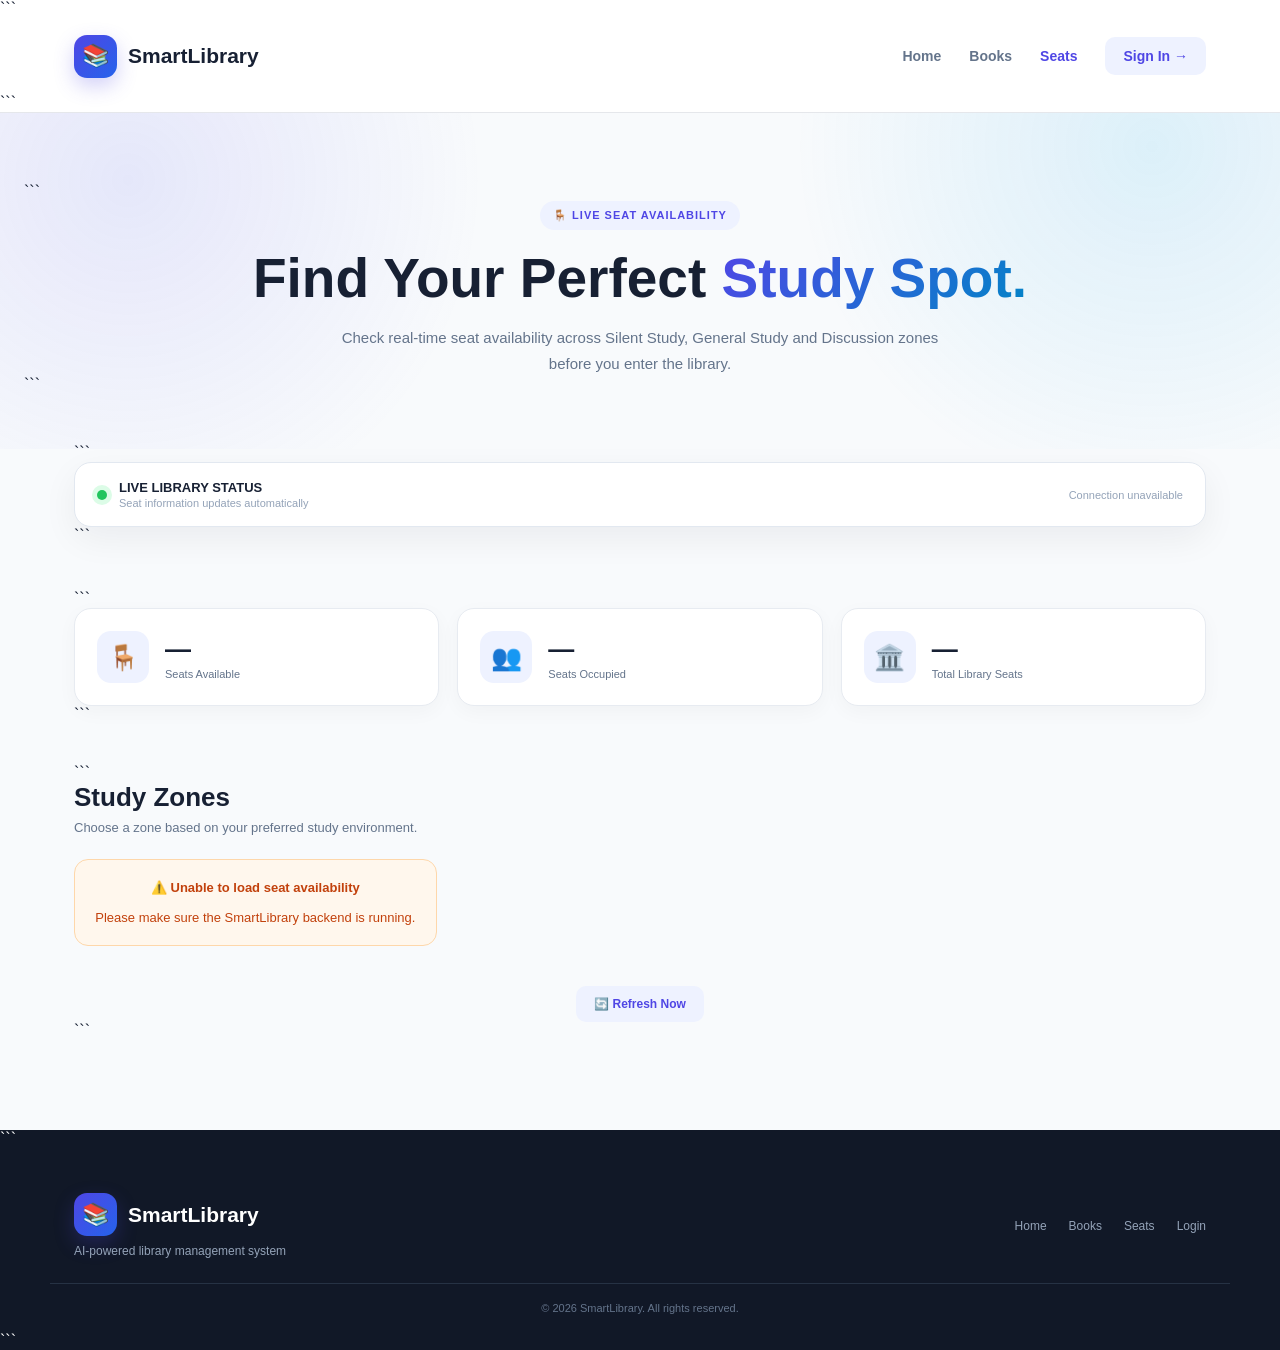
<file: website/seats.html>
<!DOCTYPE html>

<html lang="en">
<head>
<meta charset="UTF-8">
<meta name="viewport" content="width=device-width, initial-scale=1.0">

<title>SmartLibrary | Seats</title>

<style>
* {
    margin: 0;
    padding: 0;
    box-sizing: border-box;
}

html {
    scroll-behavior: smooth;
}

body {
    font-family: "Segoe UI", Arial, sans-serif;
    background: #f8fafc;
    color: #172033;
}

/* ================= NAVBAR ================= */

.navbar {
    position: sticky;
    top: 0;
    z-index: 1000;

    background: rgba(255,255,255,0.94);
    backdrop-filter: blur(15px);

    border-bottom: 1px solid #e5e7eb;
}

.nav-container {
    max-width: 1180px;
    height: 76px;

    margin: auto;
    padding: 0 24px;

    display: flex;
    align-items: center;
    justify-content: space-between;
}

.logo {
    display: flex;
    align-items: center;
    gap: 11px;

    color: #172033;
    text-decoration: none;

    font-size: 21px;
    font-weight: 800;
}

.logo-icon {
    width: 43px;
    height: 43px;

    display: flex;
    align-items: center;
    justify-content: center;

    border-radius: 13px;

    background: linear-gradient(135deg,#4f46e5,#2563eb);

    color: white;
    font-size: 22px;

    box-shadow: 0 8px 20px rgba(79,70,229,0.25);
}

.nav-links {
    display: flex;
    align-items: center;
    gap: 28px;
}

.nav-links a {
    color: #64748b;
    text-decoration: none;

    font-size: 14px;
    font-weight: 600;

    transition: 0.2s;
}

.nav-links a:hover,
.nav-links a.active {
    color: #4f46e5;
}

.nav-login {
    padding: 11px 18px;

    border-radius: 10px;

    background: #eef2ff;

    color: #4f46e5 !important;
}

/* ================= HERO ================= */

.hero {
    background:
        radial-gradient(
            circle at 10% 20%,
            rgba(99,102,241,0.13),
            transparent 30%
        ),
        radial-gradient(
            circle at 90% 10%,
            rgba(14,165,233,0.12),
            transparent 30%
        ),
        #f8fafc;

    padding: 70px 24px 55px;
}

.hero-container {
    max-width: 900px;

    margin: auto;

    text-align: center;
}

.hero-label {
    display: inline-block;

    padding: 8px 13px;

    border-radius: 30px;

    background: #eef2ff;

    color: #4f46e5;

    font-size: 11px;
    font-weight: 800;

    letter-spacing: 1px;

    margin-bottom: 17px;
}

.hero h1 {
    font-size: clamp(38px,5vw,55px);

    line-height: 1.15;

    margin-bottom: 15px;
}

.hero h1 span {
    background: linear-gradient(135deg,#4f46e5,#0284c7);

    -webkit-background-clip: text;
    background-clip: text;

    color: transparent;
}

.hero p {
    max-width: 620px;

    margin: auto;

    color: #64748b;

    font-size: 15px;

    line-height: 1.7;
}

/* ================= LIVE STATUS ================= */

.live-bar {
    max-width: 1180px;

    margin: -5px auto 45px;

    padding: 0 24px;
}

.live-box {
    background: white;

    border: 1px solid #e2e8f0;

    border-radius: 17px;

    padding: 17px 22px;

    display: flex;

    align-items: center;

    justify-content: space-between;

    box-shadow: 0 12px 35px rgba(15,23,42,0.06);
}

.live-left {
    display: flex;

    align-items: center;

    gap: 12px;
}

.live-dot {
    width: 10px;
    height: 10px;

    border-radius: 50%;

    background: #22c55e;

    box-shadow: 0 0 0 5px #dcfce7;
}

.live-title {
    font-size: 13px;

    font-weight: 800;
}

.live-subtitle {
    color: #94a3b8;

    font-size: 11px;

    margin-top: 2px;
}

.updated {
    color: #94a3b8;

    font-size: 11px;
}

/* ================= SUMMARY ================= */

.summary {
    max-width: 1180px;

    margin: auto;

    padding: 0 24px 40px;
}

.summary-grid {
    display: grid;

    grid-template-columns:
        repeat(3,1fr);

    gap: 18px;
}

.summary-card {
    background: white;

    border: 1px solid #e7ebf1;

    border-radius: 17px;

    padding: 22px;

    display: flex;

    align-items: center;

    gap: 16px;

    box-shadow: 0 6px 20px rgba(15,23,42,0.035);
}

.summary-icon {
    width: 52px;
    height: 52px;

    display: flex;

    align-items: center;
    justify-content: center;

    border-radius: 14px;

    background: #eef2ff;

    font-size: 25px;
}

.summary-number {
    font-size: 26px;

    font-weight: 800;

    color: #172033;
}

.summary-label {
    color: #64748b;

    font-size: 11px;

    margin-top: 3px;
}

/* ================= MAIN ================= */

.main {
    max-width: 1180px;

    margin: auto;

    padding: 0 24px 90px;
}

.section-heading {
    margin-bottom: 24px;
}

.section-heading h2 {
    font-size: 26px;

    margin-bottom: 7px;
}

.section-heading p {
    color: #64748b;

    font-size: 13px;
}

/* ================= ZONES ================= */

.zone-grid {
    display: grid;

    grid-template-columns:
        repeat(3,1fr);

    gap: 22px;
}

.zone-card {
    background: white;

    border: 1px solid #e7ebf1;

    border-radius: 20px;

    padding: 25px;

    box-shadow: 0 7px 24px rgba(15,23,42,0.04);

    transition: 0.25s;
}

.zone-card:hover {
    transform: translateY(-5px);

    border-color: #c7d2fe;

    box-shadow: 0 18px 40px rgba(15,23,42,0.08);
}

.zone-top {
    display: flex;

    justify-content: space-between;

    align-items: flex-start;

    margin-bottom: 22px;
}

.zone-icon {
    width: 53px;
    height: 53px;

    display: flex;

    align-items: center;
    justify-content: center;

    border-radius: 15px;

    background: #eef2ff;

    font-size: 25px;
}

.zone-status {
    padding: 6px 9px;

    border-radius: 8px;

    font-size: 10px;

    font-weight: 800;
}

.status-available {
    background: #dcfce7;

    color: #15803d;
}

.status-limited {
    background: #fef3c7;

    color: #b45309;
}

.status-full {
    background: #fee2e2;

    color: #b91c1c;
}

.zone-name {
    font-size: 19px;

    margin-bottom: 5px;
}

.zone-description {
    color: #64748b;

    font-size: 12px;

    line-height: 1.5;

    margin-bottom: 20px;
}

/* ================= SEAT COUNT ================= */

.seat-count {
    display: flex;

    align-items: baseline;

    gap: 5px;

    margin-bottom: 12px;
}

.available-number {
    font-size: 34px;

    font-weight: 800;

    color: #4f46e5;
}

.total-number {
    color: #94a3b8;

    font-size: 13px;
}

/* ================= PROGRESS ================= */

.progress {
    height: 9px;

    width: 100%;

    background: #eef2f7;

    border-radius: 20px;

    overflow: hidden;

    margin-bottom: 10px;
}

.progress-bar {
    height: 100%;

    border-radius: 20px;

    background: linear-gradient(
        90deg,
        #4f46e5,
        #0284c7
    );

    transition: width 0.5s ease;
}

.occupancy-text {
    display: flex;

    justify-content: space-between;

    color: #94a3b8;

    font-size: 10px;
}

/* ================= REFRESH ================= */

.refresh-section {
    margin-top: 40px;

    text-align: center;
}

.refresh-button {
    border: none;

    background: #eef2ff;

    color: #4f46e5;

    padding: 11px 18px;

    border-radius: 10px;

    font-size: 12px;

    font-weight: 700;

    cursor: pointer;

    transition: 0.2s;
}

.refresh-button:hover {
    background: #e0e7ff;

    transform: translateY(-1px);
}

/* ================= LOADING ================= */

.loading {
    grid-column: 1 / -1;

    padding: 70px;

    text-align: center;

    color: #64748b;
}

.spinner {
    width: 36px;
    height: 36px;

    border: 3px solid #e2e8f0;

    border-top-color: #4f46e5;

    border-radius: 50%;

    animation: spin 0.8s linear infinite;

    margin: 0 auto 15px;
}

@keyframes spin {

    to {
        transform: rotate(360deg);
    }

}

/* ================= ERROR ================= */

.error-box {
    background: #fff7ed;

    border: 1px solid #fed7aa;

    color: #c2410c;

    border-radius: 14px;

    padding: 20px;

    text-align: center;

    font-size: 13px;
}

/* ================= FOOTER ================= */

footer {
    background: #111827;

    color: white;
}

.footer-container {
    max-width: 1180px;

    margin: auto;

    padding: 45px 24px 25px;

    display: flex;

    justify-content: space-between;

    gap: 30px;
}

.footer-description {
    color: #94a3b8;

    font-size: 12px;

    margin-top: 8px;
}

.footer-links {
    display: flex;

    gap: 22px;

    align-items: center;
}

.footer-links a {
    color: #94a3b8;

    text-decoration: none;

    font-size: 12px;
}

.footer-links a:hover {
    color: white;
}

.footer-bottom {
    max-width: 1180px;

    margin: auto;

    border-top: 1px solid #263244;

    padding: 18px 24px;

    text-align: center;

    color: #64748b;

    font-size: 11px;
}

/* ================= RESPONSIVE ================= */

@media (max-width: 850px) {

    .zone-grid {
        grid-template-columns: 1fr 1fr;
    }

    .summary-grid {
        grid-template-columns: 1fr;
    }

}

@media (max-width: 650px) {

    .nav-links a:not(.nav-login) {
        display: none;
    }

    .zone-grid {
        grid-template-columns: 1fr;
    }

    .live-box {
        align-items: flex-start;

        flex-direction: column;

        gap: 10px;
    }

    .hero {
        padding-top: 50px;
    }

}

@media (max-width: 500px) {

    .main,
    .summary,
    .live-bar {
        padding-left: 15px;
        padding-right: 15px;
    }

    .footer-container {
        flex-direction: column;

        text-align: center;
    }

    .footer-links {
        justify-content: center;

        flex-wrap: wrap;
    }

}
</style>

</head>

<body>

<!-- ================= NAVBAR ================= -->

<nav class="navbar">

```
<div class="nav-container">

    <a href="index.html" class="logo">

        <div class="logo-icon">
            📚
        </div>

        SmartLibrary

    </a>

    <div class="nav-links">

        <a href="index.html">
            Home
        </a>

        <a href="books.html">
            Books
        </a>

        <a href="seats.html" class="active">
            Seats
        </a>

        <a href="login.html" class="nav-login">
            Sign In →
        </a>

    </div>

</div>
```

</nav>

<!-- ================= HERO ================= -->

<section class="hero">

```
<div class="hero-container">

    <div class="hero-label">
        🪑 LIVE SEAT AVAILABILITY
    </div>

    <h1>
        Find Your Perfect
        <span>Study Spot.</span>
    </h1>

    <p>
        Check real-time seat availability across
        Silent Study, General Study and Discussion
        zones before you enter the library.
    </p>

</div>
```

</section>

<!-- ================= LIVE BAR ================= -->

<section class="live-bar">

```
<div class="live-box">

    <div class="live-left">

        <div class="live-dot"></div>

        <div>

            <div class="live-title">
                LIVE LIBRARY STATUS
            </div>

            <div class="live-subtitle">
                Seat information updates automatically
            </div>

        </div>

    </div>

    <div class="updated" id="updatedTime">
        Updating...
    </div>

</div>
```

</section>

<!-- ================= SUMMARY ================= -->

<section class="summary">

```
<div class="summary-grid">

    <div class="summary-card">

        <div class="summary-icon">
            🪑
        </div>

        <div>

            <div
                class="summary-number"
                id="totalAvailable"
            >
                —
            </div>

            <div class="summary-label">
                Seats Available
            </div>

        </div>

    </div>


    <div class="summary-card">

        <div class="summary-icon">
            👥
        </div>

        <div>

            <div
                class="summary-number"
                id="totalOccupied"
            >
                —
            </div>

            <div class="summary-label">
                Seats Occupied
            </div>

        </div>

    </div>


    <div class="summary-card">

        <div class="summary-icon">
            🏛️
        </div>

        <div>

            <div
                class="summary-number"
                id="totalSeats"
            >
                —
            </div>

            <div class="summary-label">
                Total Library Seats
            </div>

        </div>

    </div>

</div>
```

</section>

<!-- ================= MAIN ================= -->

<main class="main">

```
<div class="section-heading">

    <h2>
        Study Zones
    </h2>

    <p>
        Choose a zone based on your preferred
        study environment.
    </p>

</div>


<div
    class="zone-grid"
    id="zoneGrid"
>

    <div class="loading">

        <div class="spinner"></div>

        Loading live seat availability...

    </div>

</div>


<div class="refresh-section">

    <button
        class="refresh-button"
        onclick="loadSeats()"
    >
        🔄 Refresh Now
    </button>

</div>
```

</main>

<!-- ================= FOOTER ================= -->

<footer>

```
<div class="footer-container">

    <div>

        <a
            href="index.html"
            class="logo"
            style="color:white;"
        >

            <div class="logo-icon">
                📚
            </div>

            SmartLibrary

        </a>

        <p class="footer-description">
            AI-powered library management system
        </p>

    </div>


    <div class="footer-links">

        <a href="index.html">
            Home
        </a>

        <a href="books.html">
            Books
        </a>

        <a href="seats.html">
            Seats
        </a>

        <a href="login.html">
            Login
        </a>

    </div>

</div>


<div class="footer-bottom">

    © 2026 SmartLibrary.
    All rights reserved.

</div>
```

</footer>

<script>

const API_URL = "https://smartlibrary-api.onrender.com";

const zoneGrid =
    document.getElementById("zoneGrid");

const totalAvailable =
    document.getElementById("totalAvailable");

const totalOccupied =
    document.getElementById("totalOccupied");

const totalSeats =
    document.getElementById("totalSeats");

const updatedTime =
    document.getElementById("updatedTime");


/* ================= ZONE DETAILS ================= */

const zoneDetails = {

    silent: {
        icon: "🤫",
        description:
            "A peaceful environment for focused individual study."
    },

    general: {
        icon: "📚",
        description:
            "A comfortable space for regular study and reading."
    },

    discussion: {
        icon: "💬",
        description:
            "A collaborative space for group discussions and teamwork."
    }

};


/* ================= LOAD SEATS ================= */

async function loadSeats() {

    try {

        const response =
            await fetch(`${API_URL}/seats`);

        if (!response.ok) {
            throw new Error(
                "Unable to load seat data"
            );
        }

        const zones =
            await response.json();

        displayZones(zones);

        updatedTime.textContent =
            "Updated just now";

    } catch (error) {

        console.error(error);

        zoneGrid.innerHTML = `

            <div class="error-box">

                ⚠️
                <strong>
                    Unable to load seat availability
                </strong>

                <br><br>

                Please make sure the
                SmartLibrary backend is running.

            </div>

        `;

        updatedTime.textContent =
            "Connection unavailable";

    }

}


/* ================= DISPLAY ZONES ================= */

function displayZones(zones) {

    let availableTotal = 0;

    let occupiedTotal = 0;

    let seatsTotal = 0;


    const zoneOrder = [
        "silent",
        "general",
        "discussion"
    ];


    zoneGrid.innerHTML = "";


    zoneOrder.forEach(zoneId => {

        if (!zones[zoneId]) {
            return;
        }


        const zone =
            zones[zoneId];


        const total =
            Number(zone.total || 0);

        const occupied =
            Number(zone.occupied || 0);

        const available =
            Math.max(total - occupied, 0);


        availableTotal += available;

        occupiedTotal += occupied;

        seatsTotal += total;


        const percentage =
            total > 0
                ? Math.round(
                    (occupied / total) * 100
                )
                : 0;


        let statusClass =
            "status-available";

        let statusText =
            "Seats Available";


        if (available === 0) {

            statusClass =
                "status-full";

            statusText =
                "FULL";

        } else if (
            available <= Math.ceil(total * 0.2)
        ) {

            statusClass =
                "status-limited";

            statusText =
                "Limited Seats";

        }


        const details =
            zoneDetails[zoneId] || {
                icon: "🪑",
                description:
                    "Study zone"
            };


        const card =
            document.createElement("div");

        card.className =
            "zone-card";


        card.innerHTML = `

            <div class="zone-top">

                <div class="zone-icon">
                    ${details.icon}
                </div>

                <div class="zone-status ${statusClass}">
                    ${statusText}
                </div>

            </div>


            <h3 class="zone-name">
                ${escapeHtml(
                    zone.name ||
                    zoneId
                )}
            </h3>


            <p class="zone-description">
                ${details.description}
            </p>


            <div class="seat-count">

                <span class="available-number">
                    ${available}
                </span>

                <span class="total-number">
                    / ${total} available
                </span>

            </div>


            <div class="progress">

                <div
                    class="progress-bar"
                    style="width:${percentage}%"
                ></div>

            </div>


            <div class="occupancy-text">

                <span>
                    ${occupied} occupied
                </span>

                <span>
                    ${percentage}% occupied
                </span>

            </div>

        `;


        zoneGrid.appendChild(card);

    });


    totalAvailable.textContent =
        availableTotal;

    totalOccupied.textContent =
        occupiedTotal;

    totalSeats.textContent =
        seatsTotal;

}


/* ================= SECURITY ================= */

function escapeHtml(value) {

    return String(value)
        .replace(/&/g, "&amp;")
        .replace(/</g, "&lt;")
        .replace(/>/g, "&gt;")
        .replace(/"/g, "&quot;")
        .replace(/'/g, "&#039;");

}


/* ================= AUTO REFRESH ================= */

/*
   Refresh every 10 seconds so students
   see updated seat availability.
*/

setInterval(
    loadSeats,
    10000
);


/* ================= START ================= */

loadSeats();

</script>

</body>
</html>
</file>
